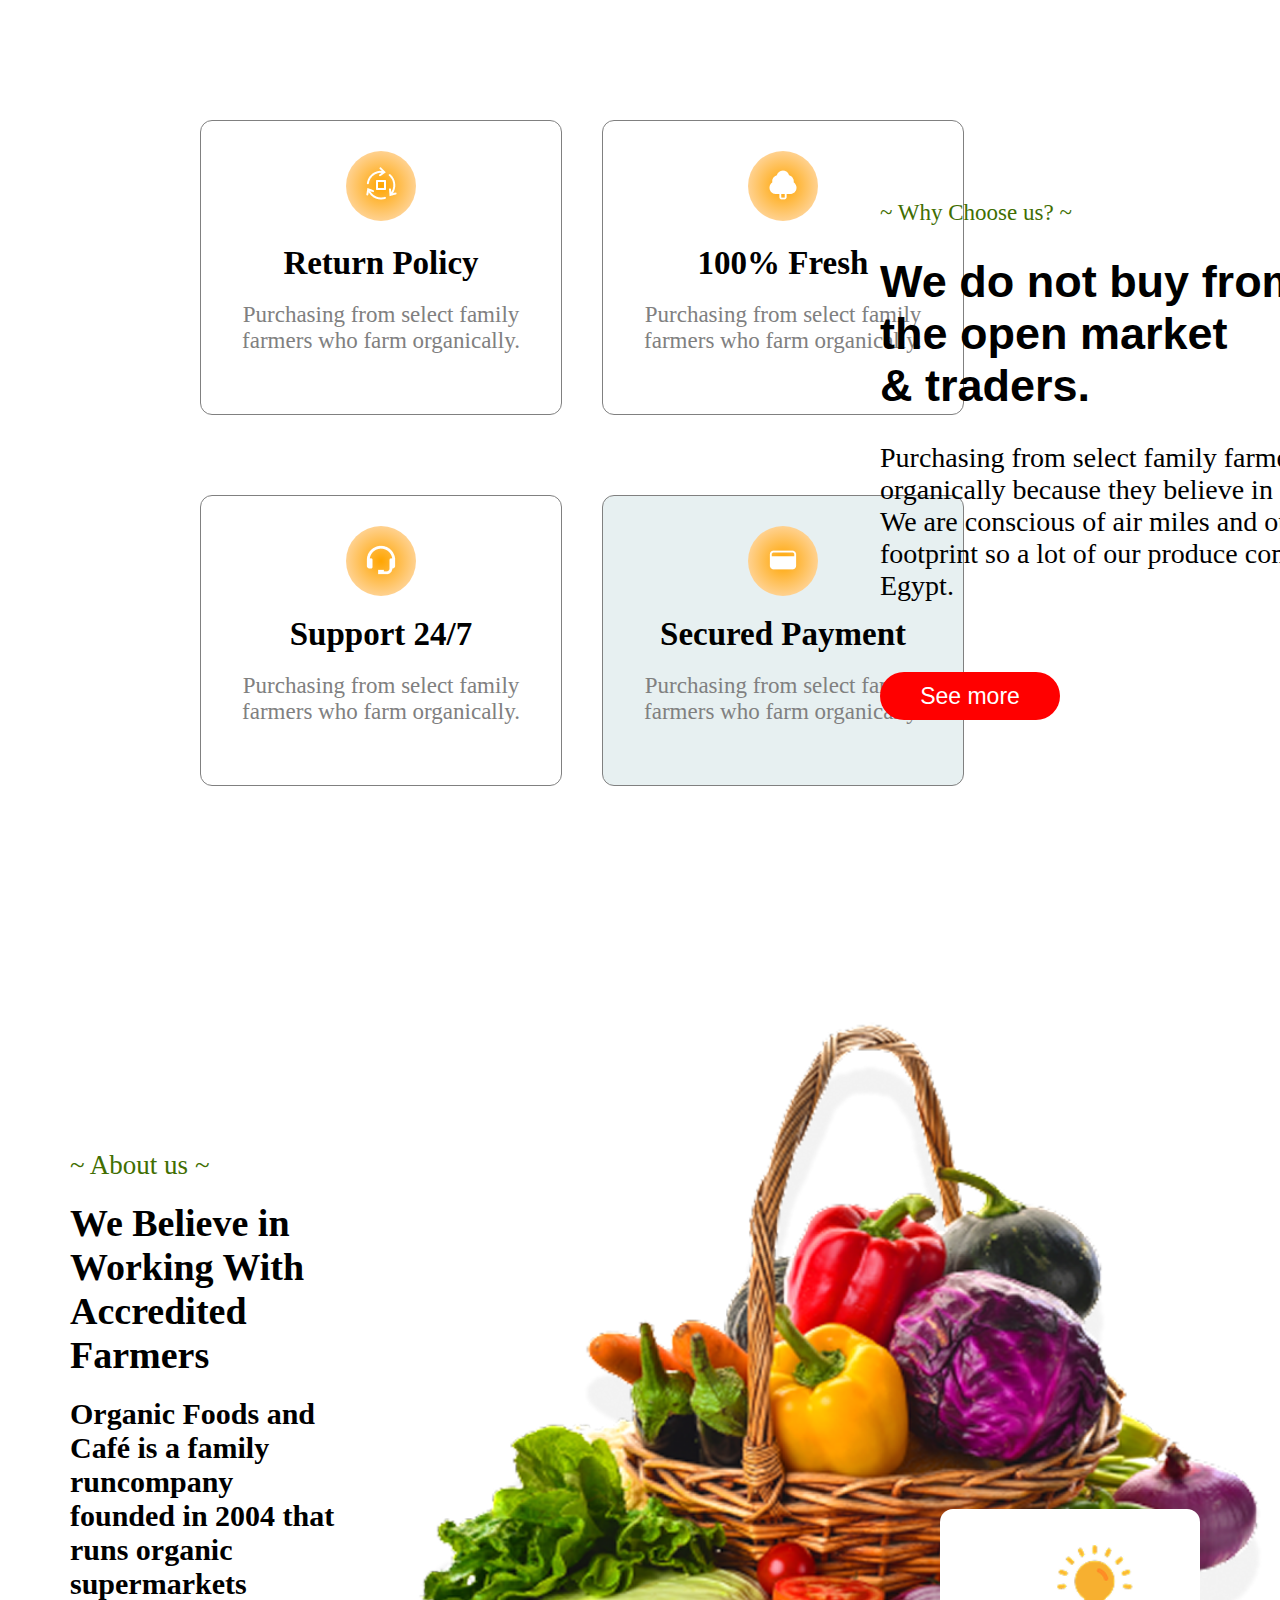
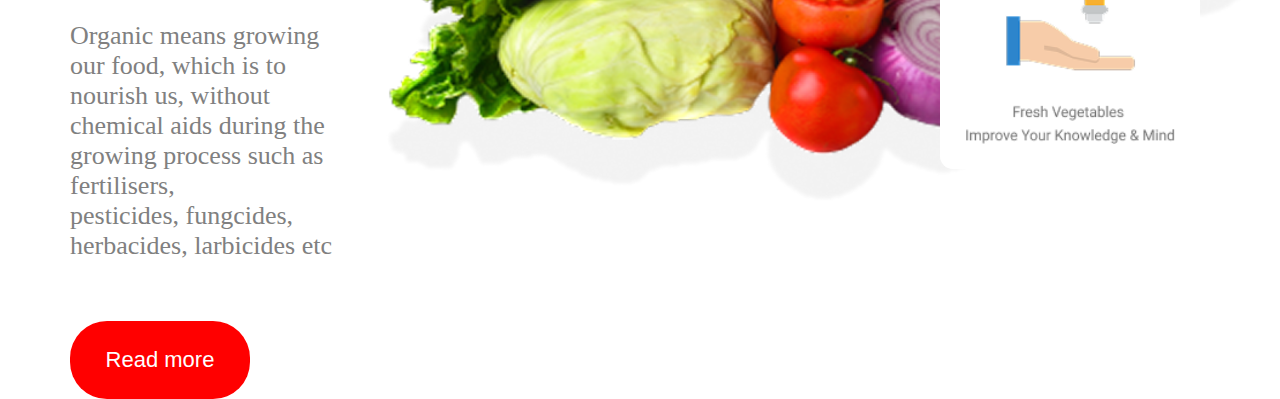
<file: habibullo.html>
<!DOCTYPE html>
<html lang="en">
  <head>
    <meta charset="UTF-8" />
    <meta name="viewport" content="width=device-width, initial-scale=1.0" />
    <title>Habibullo</title>
    <link rel="stylesheet" href="./habibullo.css" />
  </head>
  <body>
    <div class="body">
      <div class="asosiy">
        <div class="asosiy_qisim">
          <div style="border: 1px solid gray; border-radius: 12px">
            <button><img src="./img/image copy 3.png" alt=""></button>
            <h1>Return Policy</h1>
            <p>Purchasing from select family farmers who farm organically.</p>
          </div>
          <div style="border: 1px solid gray; border-radius: 12px">
            <button><img src="./img/image copy 2.png" alt=""></button>
            <h1>100% Fresh</h1>
            <p>Purchasing from select family farmers who farm organically.</p>
          </div>
        </div>
        <div class="asosiy_qisim_2">
          <div style="border: 1px solid gray; border-radius: 12px">
            <button><img src="./img/image copy 4.png" alt=""></button>
            <h1>Support 24/7</h1>
            <p>Purchasing from select family farmers who farm organically.</p>
          </div>
          <div
            style="
              border: 1px solid gray;
              border-radius: 12px;
              background-color: #e7f0f1;
            "
          >
            <button >
              <img
                src="./img/image copy 5.png"
                alt=""
              />
            </button>
            <h1>Secured Payment</h1>
            <p>Purchasing from select family farmers who farm organically.</p>
          </div>
        </div>
      </div>
      <div class="chekka_assosiy">
        <p>~ Why Choose us? ~</p>
        <h1>
          We do not buy from the open market <br />
          & traders.
        </h1>
        <p>
          Purchasing from select family farmers who farm organically because
          they believe in it and so we do. We are conscious of air miles and our
          carbon footprint so a lot of our produce comes from <br />
          Egypt.
        </p>
        <button class="button">See more</button>
      </div>
    </div>
    <div class="yakuniy">
      <div class="yakuniy_boshlanish">
        <p style="color:#416E01 ; font-size: 27px;">~ About us ~</p>
        <h1>We Believe in Working With <br> Accredited Farmers</h1>
        <h2>
          Organic Foods and Café is a family runcompany <br> founded in 2004 that
          runs organic supermarkets
        </h2>
        <p>
          Organic means growing our food, which is to nourish us, without <br>
          chemical aids during the growing process such as fertilisers, <br>
          pesticides, fungcides, herbacides, larbicides etc
        </p>
        <button>Read more</button>
      </div>
      <div class="main_container">
        <img src="./img/image.png"alt="" />
         <div class="container"> 
            <img style="width: 260px; height: 260px;" src="./img/image copy.png" alt="">
         </div>
      </div>
    </div>

  </body>
</html>
</file>
<file: habibullo.css>
*{
    margin: 0;
    padding: 0;
    box-sizing: border-box;
}
body{
    display: flex;
    flex-direction: column;
    width: 100%;
    height: 80vh;
    gap: 200px;
}
.body{
    display: flex;
    width: 75%;
    height: 80vh;
    gap: 200px;   

}
.asosiy{
    display: flex;
    flex-direction: column;
    gap: 80px;
    width: 50%;
    margin-left: 200px;
    margin-top: 120px;
}


.asosiy_qisim{
display:flex ;
gap: 40px;
text-align: center;
width: 50%;

   
}
.asosiy_qisim p{
    width: 300px;
    font-size: 23px;
    color: gray;
    margin-top: 20px;
    margin-bottom: 60px;
    margin-left: 30px;
    margin-right: 30px;
   
}
.asosiy_qisim h1{
    font-size: 33px;
    margin-top: 4px;
}
.asosiy_qisim button{
    background: radial-gradient(orange,#FFE4CC);
    width: 70px;
    height: 70px;
    border: none;
    border-radius: 50%;
   margin-top: 30px;
   margin-bottom: 20px;
   
}
.button:hover{
    background-color:#e7f0f1 ;
    color: black;
}
.asosiy_qisim_2{
display:flex ;
gap: 40px;
text-align: center;
width: 50%;

}
.asosiy_qisim_2 p{
    width: 300px;
    font-size: 23px;
    color: gray;
    margin: 20px;
       margin-bottom: 60px;
    margin-left: 30px;
    margin-right: 30px;
}
.asosiy_qisim_2 button{
    background: radial-gradient(orange,#FFE4CC);
    width: 70px;
    height: 70px;
    border: none;
    border-radius: 50%;
    margin: 20px;  
      margin-top: 30px;
   margin-bottom: 20px; 
}
.asosiy_qisim_2 h1{
    font-size: 33px;
}
.chekka_assosiy{
    display: flex;
    flex-direction: column;
    gap: 30px;
    margin-top: 200px;
   
}
.chekka_assosiy p:nth-child(1){
    color: #416E01;
    font-size: 23px;

}
.chekka_assosiy h1{
    font-size: 45px;
    width: 440px;
    font-family: sans-serif;
}
.chekka_assosiy p{
    width: 593px;
    font-size: 28px;
    border-bottom: 20px;

}
.chekka_assosiy button{
    width: 180px;
    height: 78px;
    border: none;
    border-radius: 37px;
    background-color: red;
    color: white;
    font-size: 23px;
    margin-top: 40px;
}
.yakuniy{
width: 100%;
display: flex;
justify-content: space-between;
gap: 20px;
margin-top: 100px;
margin-right: 100px;
}
.yakuniy img{
    width: 900px;
    height: 800px;
    
}
.yakuniy_boshlanish{
 
    display: flex;
    flex-direction: column;
    gap: 20px;
    margin-left: 70px;
    margin-top: 130px;
}
.yakuniy_boshlanish h2{
font-size:30px;

}
.yakuniy_boshlanish h1{
   
    font-size: 38px;
}
.yakuniy_boshlanish p{
    color: gray;
    
    font-size: 26px;
}
.yakuniy_boshlanish button{
    width: 180px;
    height: 78px;
    border: none;
    border-radius: 37px;
    background-color: red;
    color: white;
    margin-top: 40px;
    font-size: 22px;
}
.yakuniy_boshlanish button:hover{
    background-color: black;
    color: white;
    border: none;
}
.main_container{
    position: relative;  
    display: flex;
}
.main_container div img{
    position: absolute;
    bottom: 230px;
    right: 80px;
    background-color: white;
    border-radius: 13px;
    padding: 25px;                                  
}
</file>
